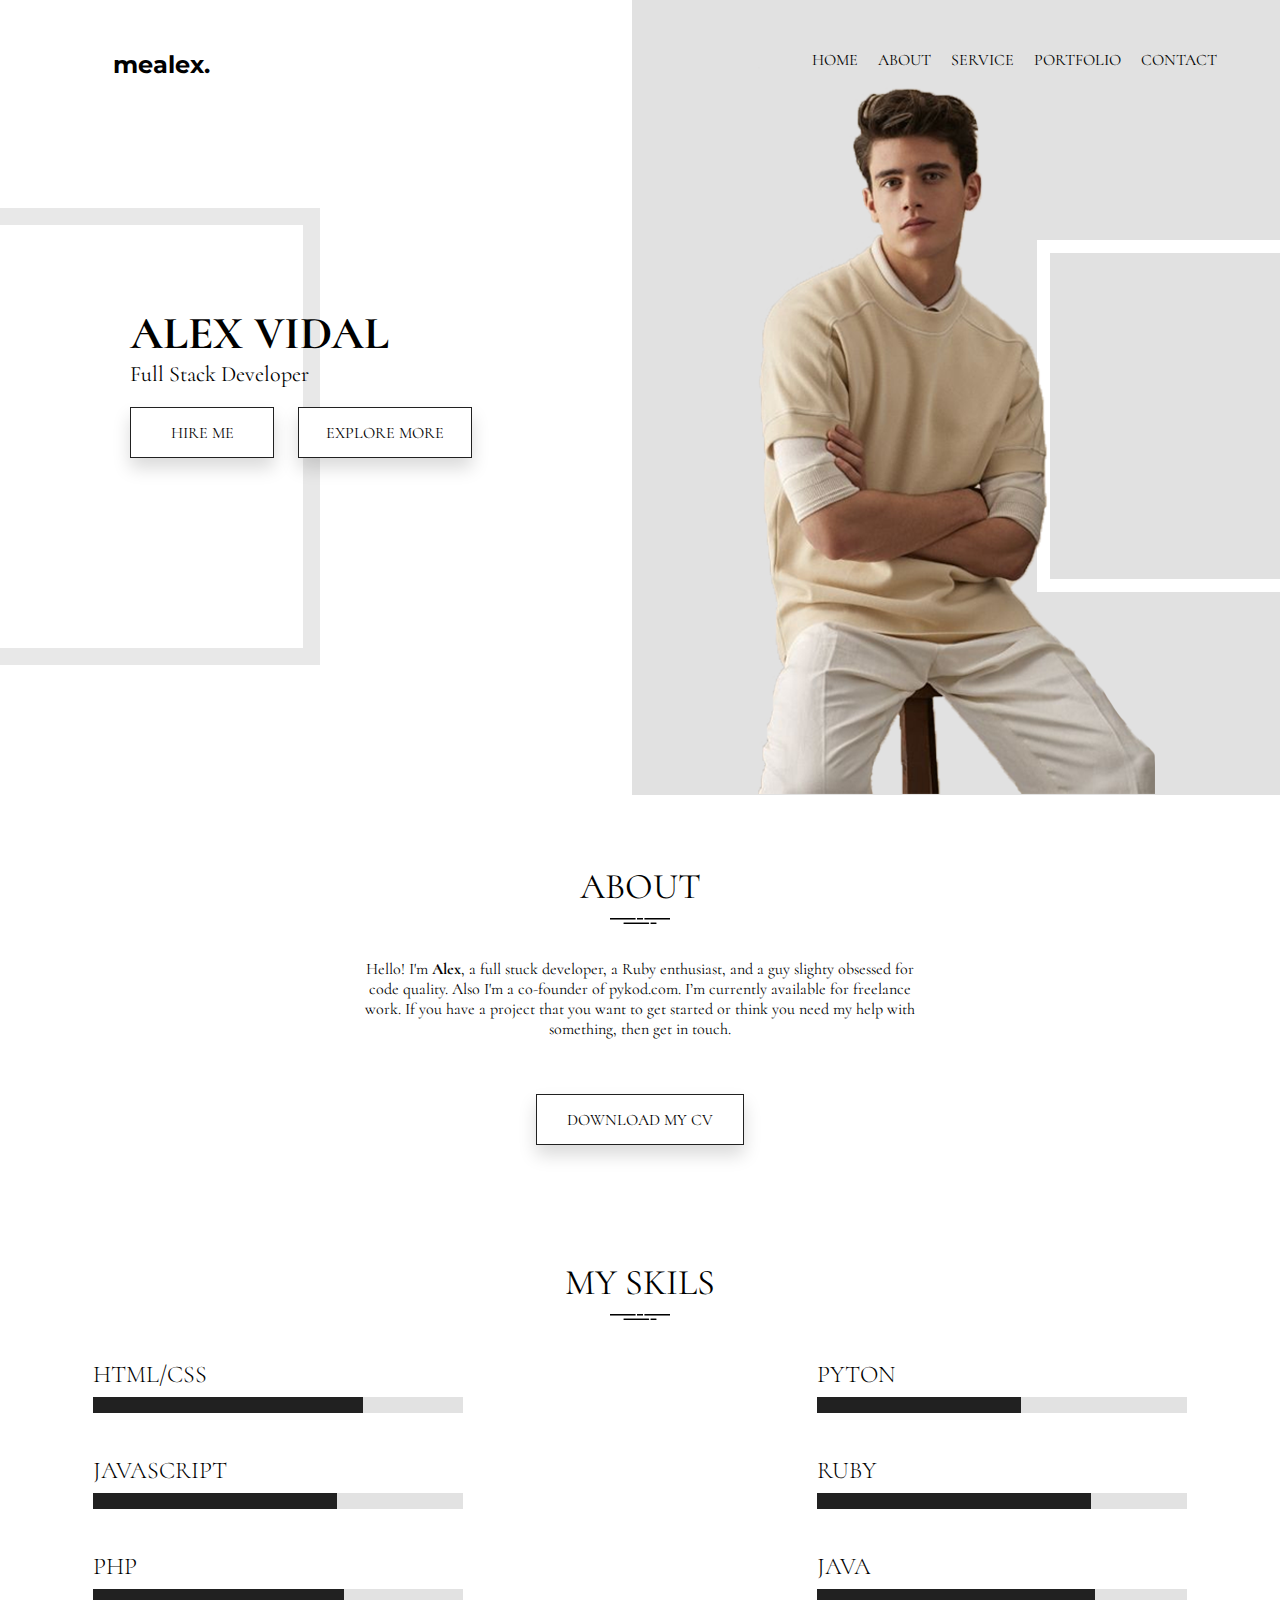
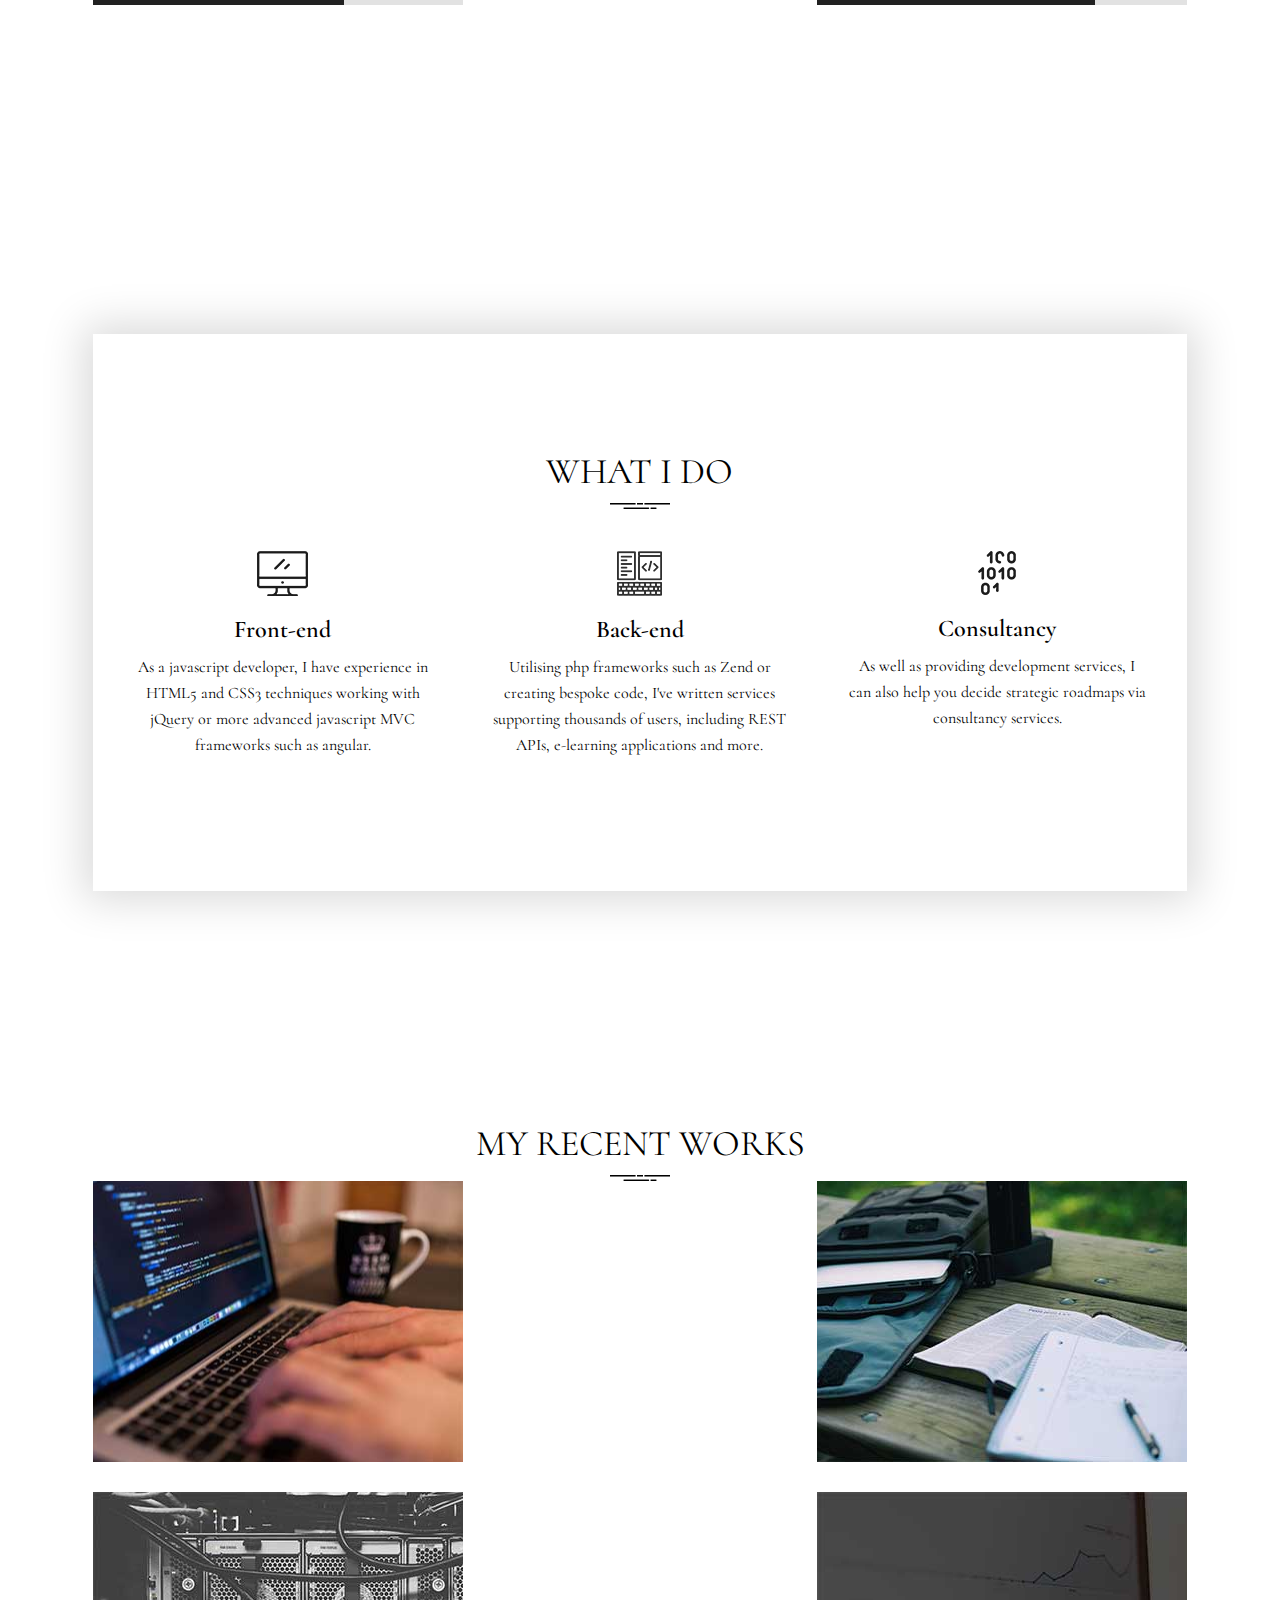
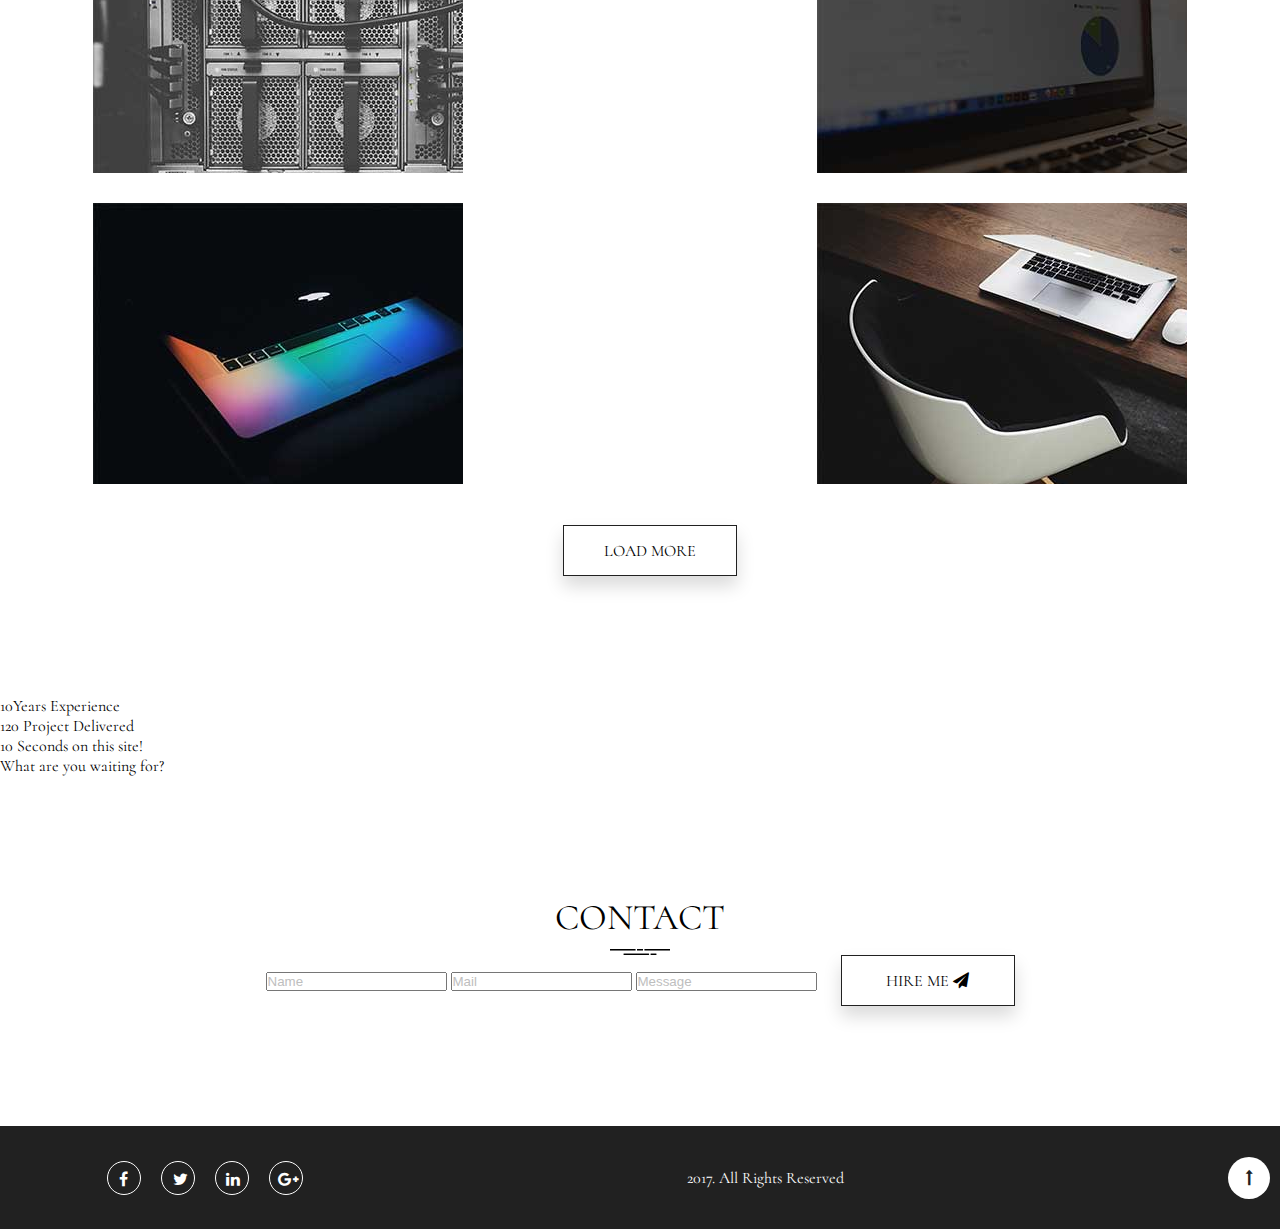
<file: index.html>
<!doctype html>
<html xmlns="http://www.w3.org/1999/xhtml">

<head>
    <meta http-equiv="Content-Type" content="text/html; charset=utf-8"/>
    <meta name="viewport" content="width=device-width; initial-scale=1;">
    <link rel="stylesheet" href="css/all.css" type="text/css"/>
    <link href="https://fonts.googleapis.com/css?family=Cormorant:300,400,500" rel="stylesheet">
    <link href="https://fonts.googleapis.com/css?family=Montserrat:700" rel="stylesheet">
    <link rel="stylesheet" href="https://cdnjs.cloudflare.com/ajax/libs/font-awesome/4.7.0/css/font-awesome.min.css">
    <!-- <script type="text/javascript" src="js/main.js"></script> -->
    <title>mealex</title>
</head>

<body>

<!-- ************************** HOME ******************* -->
<div class="layout">
    <header id="header">
        <h1>mealex.</h1>
        <div id='menubtn'></div>
        <ul class="menu">
            <li><a href="#home">Home</a></li>
            <li><a href="#about">About</a></li>
            <li><a href="#service">Service</a></li>
            <li><a href="#portfolio">Portfolio</a></li>
            <li><a href="#contact">Contact</a></li>
        </ul>
    </header>
</div>


<div id="home">
    <div class="hero-img">
        <img src="./images/alex-vidal-photo.png" alt="alex vidal photo"/>
        <div class="hero-border-2"></div>
    </div>
    <div class="hero-content">
        <h2>alex vidal</h2>
        <p>Full Stack Developer</p>
        <button class="btn-hireme">HIRE ME</button>
        <button class="btn-expmore">EXPLORE MORE</button>
        <div class="hero-border-1"></div>
    </div>
</div>
<!-- ************************** ABOUT ******************* -->
<!--<div class="layout">-->
    <div id="about">
        <h3>about</h3>
        <p>Hello! I'm <span>Alex</span>, a full stuck developer, a Ruby enthusiast, and a guy slighty obsessed for code
            quality. Also I'm a co-founder of pykod.com. I’m currently available for freelance work. If you have a
            project that you want to get started or think you need my help with something, then get in touch.</p>
        <button class="btn-download">DOWNLOAD MY CV</button>
    </div>

    <!-- ************************** SKILLS ******************* -->
    <div id="skills">
        <h3>my skils</h3>
        <div class="progbars">
            <div class="item">
                <span>html/css</span>
                <div class="progressbar" data-value='90'>
                    <div class="progress"></div>
                </div>
            </div>
            <div class="item">
                <span>pyton</span>
                <div class="progressbar" data-value='60'>
                    <div class="progress"></div>
                </div>
            </div>
            <div class="item">
                <span>javascript</span>
                <div class="progressbar" data-value='70'>
                    <div class="progress"></div>
                </div>
            </div>
            <div class="item">
                <span>ruby</span>
                <div class="progressbar" data-value='95'>
                    <div class="progress"></div>
                </div>
            </div>
            <div class="item">
                <span>php</span>
                <div class="progressbar" data-value='70'>
                    <div class="progress"></div>
                </div>
            </div>
            <div class="item">
                <span>java</span>
                <div class="progressbar" data-value='90'>
                    <div class="progress"></div>
                </div>
            </div>
        </div>
    </div>
    <!-- ************************** WHAT-I-DO ******************* -->
    <div id="service">
        <div class="whatIdo">
            <h3>what i do</h3>
            <div class="conteiners">
                <div class="front-end">
                    <img src="./images/img-monitor.png" alt="img-monitor"/>
                    <h4>Front-end</h4>
                    <p>As a javascript developer, I have experience in HTML5 and CSS3 techniques working with jQuery or more advanced javascript MVC frameworks such as angular.</p>
                </div>
                <div class="back-end">
                    <img src="./images/img-coding.png" alt="img-coding"/>
                    <h4>Back-end</h4>
                    <p>Utilising php frameworks such as Zend or creating bespoke code, I've written services supporting thousands of users, including REST APIs, e-learning applications and more.</p>
                </div>
                <div class="consultancy">
                    <img src="./images/img-binary-code.png" alt="img-binary-code"/>
                    <h4>Consultancy</h4>
                    <p>As well as providing development services, I can also help you decide strategic roadmaps via consultancy services.</p>
                </div>
            </div>
        </div>

    </div>


    <!-- ************************** MY RECENT WORKS ******************* -->

    <div id="portfolio">
        <h3>MY RECENT WORKS</h3>
        <ul class="tabs">
            <li>
                <div class="back">
                  <p> project title </p>
                  <div class="icons">
                    <span> <img src="./images/ico-view.png"/></span>
                    <span> <img src="./images/ico-link.png"/> </span>
                    <span> <img src="./images/ico-share.png"/> </span>
                  </div>
                </div>
            </li>
            <li>
              <div class="back">
                <p> project title </p>
                <div class="icons">
                  <span> <img src="./images/ico-view.png"/></span>
                  <span> <img src="./images/ico-link.png"/> </span>
                  <span> <img src="./images/ico-share.png"/> </span>
                </div>
              </div>
            </li>
            <li>
              <div class="back">
                <p> project title </p>
                <div class="icons">
                  <span> <img src="./images/ico-view.png"/></span>
                  <span> <img src="./images/ico-link.png"/> </span>
                  <span> <img src="./images/ico-share.png"/> </span>
                </div>
              </div>
            </li>
            <li>
              <div class="back">
                <p> project title </p>
                <div class="icons">
                  <span> <img src="./images/ico-view.png"/></span>
                  <span> <img src="./images/ico-link.png"/> </span>
                  <span> <img src="./images/ico-share.png"/> </span>
                </div>
              </div>
            </li>
            <li>
              <div class="back">
                <p> project title </p>
                <div class="icons">
                  <span> <img src="./images/ico-view.png"/></span>
                  <span> <img src="./images/ico-link.png"/> </span>
                  <span> <img src="./images/ico-share.png"/> </span>
                </div>
              </div>
            </li>
            <li><div class="back">
              <p> project title </p>
              <div class="icons">
                <span> <img src="./images/ico-view.png"/></span>
                <span> <img src="./images/ico-link.png"/> </span>
                <span> <img src="./images/ico-share.png"/> </span>
              </div>
            </div>
            </li>
        </ul>
        <button class="btn-loadmore">LOAD MORE</button>
    </div>




<!-- ***********STATISTIKS ******* -->
<div class="statistiks">
    <div class="banner-statistic">

        <p><span>10</span>Years Experience</p>
        <p><span>120</span> Project Delivered </p>
        <p><span>10</span> Seconds on this site!<br></p>
        <p>What are you waiting for?</p>

    </div>
</div>
<div class="layout">
    <div id="contact">
        <h3>contact</h3>
        <input type="text" placeholder="Name"/>
        <input type="text" placeholder="Mail"/>
        <input type="text" placeholder="Message"/>
        <button class="btn-hireme">HIRE ME <i class="fa fa-paper-plane"></i></button>
    </div>
</div>
<footer id="footer">
    <ul>
        <li class="social">
            <div class="facebook">
                <i class="fa fa-facebook" style="font-size:16px;color:white;"></i>
            </div>
            <div class="twitter">
                <i class="fa fa-twitter" style="font-size:16px;color:white;"></i>
            </div>
            <div class="linkedin">
                <i class="fa fa-linkedin" style="font-size:16px;color:white;"></i>
            </div>
            <div class="googleplus">
                <i class="fa fa-google-plus" style="font-size:16px;color:white;"></i>
            </div>
        </li>
        <li class="copyRights">2017. All Rights Reserved</li>
        <li>
            <div class="btn-up">
                <i class="fa fa-long-arrow-up" style="font-size:16px;color:#212121;"></i>
            </div>
        </li>
    </ul>
</footer>

<script src="js/main.js"></script>
</body>
</html>
</file>
<file: css/all.css>
html {-webkit-text-size-adjust: none; /* Prevent font scaling in landscape */}
html, body, div, span, applet, object, iframe, h1, h2, h3, h4, h5, h6, p, blockquote, pre, a, abbr, acronym, address, big, cite, code, del, dfn, em, img, ins, kbd, q, s, samp,
small, strike, strong, sub, sup, tt, var, b, u, i, center, dl, dt, dd, fieldset, form, label, legend, table, caption, tbody, tfoot, thead, tr, th, td, article, aside, canvas, details, embed,
figure, figcaption, footer, header, hgroup, menu, nav, output, ruby, section, summary, time, mark, audio, video {
	margin: 0;
	padding: 0;
	border: 0;
	/*font-size: 100%;*/
	/*font: inherit;*/
	vertical-align: baseline;
}

div,a,section{
	box-sizing: border-box;
}

article, aside, details, figcaption, figure,
footer, header, hgroup, menu, nav, section { display: block; }
blockquote, q { quotes: none; }
blockquote:before, blockquote:after,


/**{*/
    /*font-family: "Cormorant", sans-serif;*/
/*}*/

img {
	border-style:none;
	max-width:100%;
}
a {text-decoration:none;}
a:hover {text-decoration:none;}
input, textarea, select {
	vertical-align:middle;
	color:#000;
	padding:0;
}
table {
	border-collapse: collapse;
	border-spacing: 0;
}
form fieldset {
	margin:0;
	padding:0;
	border:none;
}
ul {
	margin:0;
	padding:0;
	list-style:none;
}
*:focus {outline: none;}
input::-webkit-input-placeholder{color:#bebebe;}
input:focus::-webkit-input-placeholder{color:#bebebe;}
/***************************************************              GENERAL STYLES             ***************************************************/


h3 {
    font: 36px sans-serif;
    font-family: "Cormorant", sans-serif;
    text-transform: uppercase;
	text-align: center;
    margin: 10px auto 0 auto;
}
h3:after {
	content: "";
	display: block;
	margin: 10px auto 0 auto;
	width: 60px;
	height: 6px;
	background: url("../images/span-hr.png") no-repeat center;
}
h4 {
	font-size: 24px;
	font-weight: 600;
	margin: 10px 0 10px 0;
	font-family: "Cormorant", sans-serif;
}

p {
	font: 16px sans-serif;
	font-family: 'Cormorant', sans-serif;
}
strong {}

button {
	box-shadow: 0 10px 18px 0 rgba(0, 0, 0, 0.15);
}
/**********************************************************              PC - LARGE             *************************************************/
/*@media (min-width: 1218px) and (max-width: 10000px) {}*/

/* #body {
	width: 1366px;
} */

.layout {
  margin: 0 auto;
  position: relative;
  width: 1170px;
}

#footer {
	display:block;
	overflow:hidden;
	width:100%;
	margin:0 0 0;
	padding:0 0;
}

#header {
	display: flex;
	justify-content: space-between;
	height: 50px;
	margin:50px auto;
	z-index: 1;
}
#home {
	display: block;
	position: relative;
	margin-top: 75px;
}


#header h1 {
    display: block;
    font-size: 24px;
    font-weight: bold;
    font-family: "Montserrat",  sans-serif;
		float: left;
		margin: 0 0 0 58px ;
}

#header .menu{
	position: relative;
	float: right;
	z-index: 1;
}

#header .menu li{
	display: inline-block;
	margin: 0 -2px 0 -2px;
	font-family: 'Cormorant', sans-serif;
	text-transform: uppercase;
}

#header .menu li a{
		color: black;
	margin: 0 10px;
}

#header .menu li a:hover{
	border-bottom: 2px solid black;
}
/************************************HOME************************/

#home .hero-img{
	width: 648px;
	height: 800px;
	background-color: #e1e1e1;
	text-align: center;
	float: right;
	margin: -180px auto;
	z-index: 0;
}

#home .hero-img img{
margin: 72px auto;
}

#home .hero-img .hero-border-2{
	width: 100%;
	height: 352px;
	border: 13px solid #ffffff;
	border-right: none;
	margin: -630px 0 0 405px;
	z-index: 1;
}

#home .hero-content {
	padding: 130px 0 0 130px;
}

#home .hero-content h2 {
	font-size: 46px;
	font-family: 'Cormorant', sans-serif;
	font-weight: bold;
	text-transform: uppercase;
}

#home .hero-content p {
	padding: 0 0 20px 0;
	font-weight: normal;
	font-size: 22px;
	font-family: 'Cormorant', sans-serif;
}

#home .hero-content .btn-hireme {
	width: 144px;
	height: 51px;
	background-color: transparent;
	border: 1px solid #212121;
	font-size: 16px ;
	font-weight: 400;
	font-family: 'Cormorant', sans-serif;
}

#home .hero-content .btn-expmore {
	width: 174px;
	height: 51px;
	background-color: #ffffff;
	border: 1px solid #212121;
	font-size: 16px ;
	font-weight: 400;
	font-family: 'Cormorant', sans-serif;
	margin: 0 0 0 20px;
}

#home .hero-content .btn-hireme:hover{
	background-color: #212121;
	color: white;
}

#home .hero-content .btn-expmore:hover{
	background-color: #212121;
	color: white;
}

#home .hero-border-1{
	width: 350px;
	height: 457px;
	border: 17px solid #e8e8e8;
	border-left: none;
	margin: -250px 0 0 -160px;
	z-index: 1;
}
/*************************** ABOUT*********************/
#about {
	margin: 200px 0 0 0;
	text-align: center;
}

#about p{
	width: 570px;
	height: 100px;
	margin: 35px auto;
}
#about p span{
	font-weight: bold;
}


#about .btn-download{
	width: 208px;
	height: 51px;
	background-color: #ffffff;
	border: 1px solid #212121;
	font-size: 16px ;
	font-weight: 400;
	font-family: 'Cormorant', sans-serif;
}

#about .btn-download:hover{
	background-color: #212121;
	color: white;
}
/*************************** SKILLS*********************/

#skills {
	margin: 116px 7.247% 71px 7.247%;
}

#skills h1  {
	margin: 120px 0 0 0;
	text-align: center;

}
#skills .progbars{
	display: flex;
	flex-wrap: wrap;
	justify-content: space-between;
	margin: 40px 0 0 0;
}

#skills .progbars .item{
margin: 0;
}
#skills .progbars .item span{
	display: block;
	font-size: 24px;
	color: black;
	text-transform: uppercase;
	margin: 0 0 8px 0;
}


#skills .progbars div{
	flex-basis: 370px;
}
#skills .progbars .progressbar{
	height: 16px;
	width: 100%;
	background-color:  #e2e2e2;
	margin: 0 0 43px;
}
#skills .progbars .progress{
	height: 100%;
	width: 0;
	background-color:  #212121;
}

#skills .progbars span{
	font-size: 24px ;
	font-weight: 300;
	font-family: 'Cormorant', sans-serif;
	text-transform: uppercase;
	text-align: left;
}



/*************************** WHAT-I-DO*********************/

#service{
		display: block;
	position: relative;
	height: auto;
	overflow: hidden;
}
#service:before{
	content: '';
	display: block;
	height: 400px;
	width: 100%;
	background: url(../images/img-bg-whatido.png) fixed;
	background-size: cover;
	position: absolute;
	top: 0;
	left: 0;
}

#service .whatIdo{
	position: relative;
	display: block;
	z-index: 2;
	width: 85.506%;
	background-color: white;
	overflow: hidden;
	box-shadow: 0 0 40.18px 8.82px rgba(0, 0, 0, 0.15);
	margin: 215px 7.247%  111px 7.247%;
	text-align: center;
}
#service .whatIdo h3{
	margin: 116px auto 42px auto;
}

#service .whatIdo .conteiners{
	display: flex;
	justify-content: space-between;
	align-items: center;
	margin: 40px auto;
}
#service .whatIdo .conteiners .front-end, .back-end, .consultancy{
	width: 300px;
	height: 300px;
}

#service .whatIdo .conteiners .front-end{
	margin-left: 40px;
}
#service .whatIdo .conteiners .consultancy{
	margin-right: 40px;
}

#service .whatIdo .conteiners h4{
	margin: 15px 0 10px;
}


#service .whatIdo .conteiners p {
	font-size: 16px;
	line-height: 26px;
}

/****************************Portfolio***************************/

#portfolio {
	margin: 120px auto;
	text-align: center;
	position: relative;
	z-index: 1;
}
#portfolio .tabs{
	display: flex;
	flex-wrap: wrap;
	justify-content: space-between;
	margin: 0 7.247% 11px 7.247%;
}

#portfolio .tabs li{
	width: 370px;
	height: 281px;
	margin: 0 0 30px 0;
	transition: all 0.5s ease-out;
	position: relative;
	overflow: hidden;
}
#portfolio .tabs li:nth-child(1) {
	background: url("../images/img-works-1.jpg") right;
}

#portfolio .tabs li:nth-child(2) {
	background-image: url("../images/img-works-2.jpg");
	background-position-x: right;
	background-position-y: bottom;
}
#portfolio .tabs li:nth-child(3) {
	background-image: url("../images/img-works-3.jpg");
}

#portfolio .tabs li:nth-child(4) {
	background-image: url("../images/img-works-4.jpg");
}

#portfolio .tabs li:nth-child(5) {
	background-image: url("../images/img-works-5.jpg");
}

#portfolio .tabs li:nth-child(6) {
	background-image: url("../images/img-works-6.jpg");
}

#portfolio .tabs li .back{
	position: absolute;
	left: 0;
	top: 0;
	opacity: 0;
	width: 100%;
	height: 100%;
	background-color: rgba(0, 0, 0, 0.69);
	transition: all 0.5s ease-out;
}
#portfolio .tabs li .back p{
	color: white;
	margin: 142px 0 12px 77px;
	font-size: 30px;
	text-transform: capitalize;
	position: relative;
	z-index: 5;
}
#portfolio .tabs li .back .icons{
	display: inline-flex;
	margin: 0 0 0 77px;
}

#portfolio .tabs li .back img{
			margin: 8px auto;
			 display: block;
}

#portfolio .tabs li .back span:nth-child(3)  img{
			margin: 5px auto;

}

#portfolio .tabs li .back .icons span{
	display: block;
	position: relative;
	height: 25px;
	width: 25px;
	border-radius: 50%;
	background: no-repeat center;
	border: 2px solid white;
	margin: 0 8px 0 0;
	z-index: 5;

	}
 #portfolio .tabs li .back .icons span:hover{
	background-color: white;
	}
#portfolio .tabs li .back .icons span:hover img{
	filter: invert(100%);
	}

#portfolio .tabs li .back:before{
	content: "";
	display: block;
	position: absolute;
	top: 44px;
	left: 0;
	border: 8px solid gray;
	border-left: none;
	height: 196px;
	width: 155px;
	box-sizing: border-box;
		}
#portfolio .tabs li:hover .back{
 opacity: 1;
 transition: all 0.5s ease-out;
}


#portfolio .btn-loadmore{
	width: 174px;
	height: 51px;
	background-color: #ffffff;
	border: 1px solid #212121;
	font-size: 16px ;
	font-weight: 400;
	font-family: 'Cormorant', sans-serif;
	margin: 0 0 0 20px;
}
#portfolio .btn-loadmore:hover{
	background-color: #212121;
	color: white;
}


/***********************CONTACT*************************/

#contact{
	margin: 120px auto;
	text-align: center;
	position: relative;
	z-index: 1;
}


#contact .btn-hireme{
	width: 174px;
	height: 51px;
	background-color: #ffffff;
	border: 1px solid #212121;
	font-size: 16px ;
	font-weight: 400;
	font-family: 'Cormorant', sans-serif;
	margin: 0 0 0 20px;
}
#contact .btn-hireme:hover{
	background-color: #212121;
	color: white;
}



/*************************Footer*************************/

#footer {
	width: 100%;
	height: 103px;
	background-color: #212121;
}
#footer ul{
	display: flex;
	justify-content: space-between;
	align-items: center;
	height: 100%;
}

#footer .copyRights{
	color: white;
	font-family: 'Cormorant', sans-serif;
	font-size: 16px;
}
#footer .social{
	margin: 0 0 0 97px;
	display: inline-block;
}
#footer .social div{
	width: 34px;
	height: 34px;
	border: 1px solid #ffffff;
	border-radius: 50%;
	float: left;
	margin: 0 10px auto;
}
#footer .social i{
	position: relative;
	top: 30%;
	left: 35%;
}
#footer .social .linkedin i  {
	left: 30%;
}
#footer .social .googleplus i {
	left: 25%;
}
#footer .btn-up{
	width: 42px;
	height: 42px;
	background-color: white;
	border-radius: 50%;
	float: right;
	margin: 0 10px auto;
}

#footer .btn-up i{
	position: relative;
	top: 30%;
	left: 42%;
}


/****************************************************************              PC              ***************************************************/
@media (min-width: 978px) and (max-width: 1217px) {

	#menubtn{
	display: block;
	position: absolute;
	top: 40px;
	right: 40px;
	width: 20px;
	height: 20px;
	cursor: pointer;
	}

	#menubtn span{
	position: absolute;
	background-color: black;
	height: 2px;
	width: 100%;
	left: 0;

	}
	#menubtn span:first-of-type{
	top: 0;
	}
	#menubtn span:nth-of-type(2){
	top: 9px;
	}
	#menubtn span:last-of-type{
	bottom: 0;
	}



}
/****************************************************************              TABLET              ***********************************************/
@media (min-width: 768px) and (max-width: 977px) {
	.layout {
		margin:0 auto;
		position:relative;
		width:768px;
	}

	#menubtn{
	display: block;
	position: absolute;
	top: 40px;
	right: 40px;
	width: 20px;
	height: 20px;
	cursor: pointer;
	}

	#menubtn span{
	position: absolute;
	background-color: black;
	height: 2px;
	width: 100%;
	left: 0;

	}
	#menubtn span:first-of-type{
	top: 0;
	}
	#menubtn span:nth-of-type(2){
	top: 9px;
	}
	#menubtn span:last-of-type{
	bottom: 0;
	}

}
/****************************************************************              MOBILE              ***********************************************/
@media (min-width: 320px) and (max-width:767px) {
	.layout {
		width:100%;
		padding:0;
	}

	#header .menu{
		display: none;
	}

	#home {
		width: 100%;
	}

	#menubtn{
	display: block;
	position: absolute;
	top: 40px;
	right: 40px;
	width: 20px;
	height: 20px;
	cursor: pointer;
	z-index: 2;
	}

	#menubtn span{
	position: absolute;
	background-color: black;
	height: 2px;
	width: 100%;
	left: 0;

	}
	#menubtn span:first-of-type{
	top: 0;
	}
	#menubtn span:nth-of-type(2){
	top: 9px;
	}
	#menubtn span:last-of-type{
	bottom: 0;
	}
}
</file>
